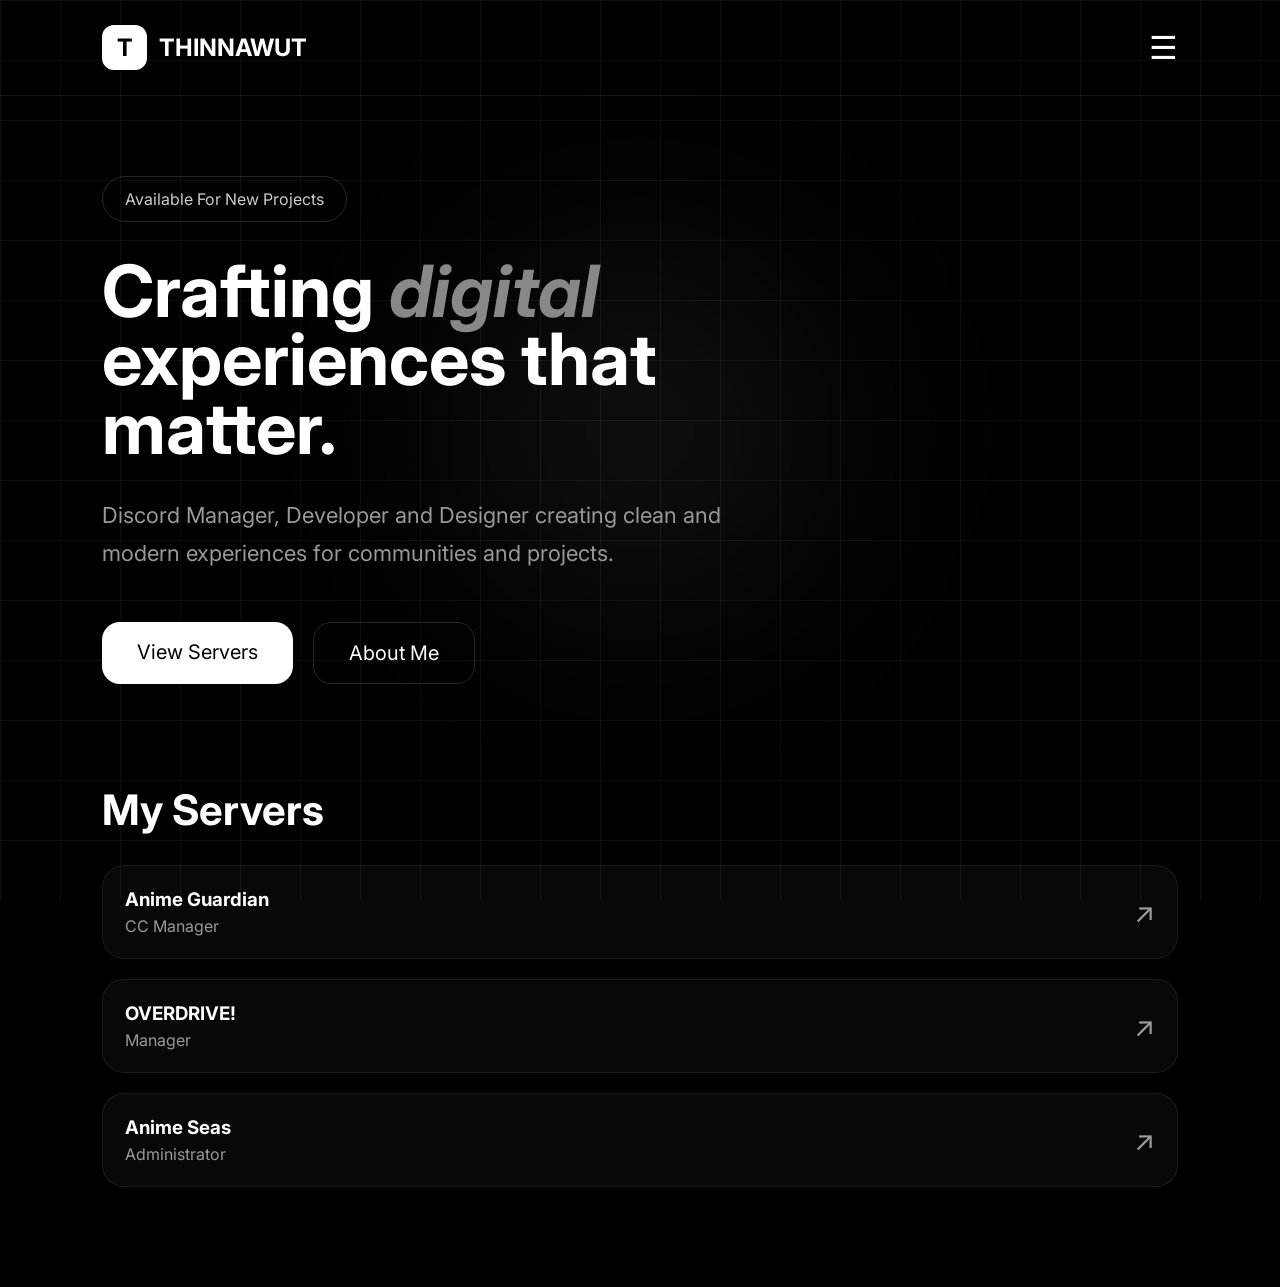
<file: index.html>
<!DOCTYPE html>
<html lang="en">
<head>
  <meta charset="UTF-8">
  <meta name="viewport" content="width=device-width, initial-scale=1.0">

  <title>Portfolio</title>

  <link rel="stylesheet" href="style.css">

  <link rel="preconnect" href="https://fonts.googleapis.com">
  <link href="https://fonts.googleapis.com/css2?family=Inter:wght@300;400;500;700;900&display=swap" rel="stylesheet">

</head>
<body>

<header>

  <div class="logo">

    <div class="logo-box">
      T
    </div>

    THINNAWUT

  </div>

  <div class="menu-btn" onclick="toggleMenu()">
    ☰
  </div>

</header>

<div class="mobile-menu" id="mobileMenu">

  <a href="index.html">Home</a>

  <a href="#servers">Projects</a>

  <a href="about.html">About Me</a>

  <a href="contact.html">Contact</a>

</div>

<section class="hero">

  <div class="badge">
    Available For New Projects
  </div>

  <h1>
    Crafting
    <span>digital</span>
    experiences
    that matter.
  </h1>

  <p class="desc">
    Discord Manager, Developer and Designer creating clean and modern experiences for communities and projects.
  </p>

  <div class="buttons">

    <a href="#servers" class="btn primary">
      View Servers
    </a>

    <a href="about.html" class="btn secondary">
      About Me
    </a>

  </div>

</section>

<section class="servers" id="servers">

  <h2 class="title">
    My Servers
  </h2>

  <a href="#" class="server-card">

    <div>
      <h3>Anime Guardian</h3>
      <p>CC Manager</p>
    </div>

    <div class="arrow">↗</div>

  </a>

  <a href="#" class="server-card">

    <div>
      <h3>OVERDRIVE!</h3>
      <p>Manager</p>
    </div>

    <div class="arrow">↗</div>

  </a>

  <a href="#" class="server-card">

    <div>
      <h3>Anime Seas</h3>
      <p>Administrator</p>
    </div>

    <div class="arrow">↗</div>

  </a>

</section>

<script src="script.js"></script>

</body>
</html>
</file>
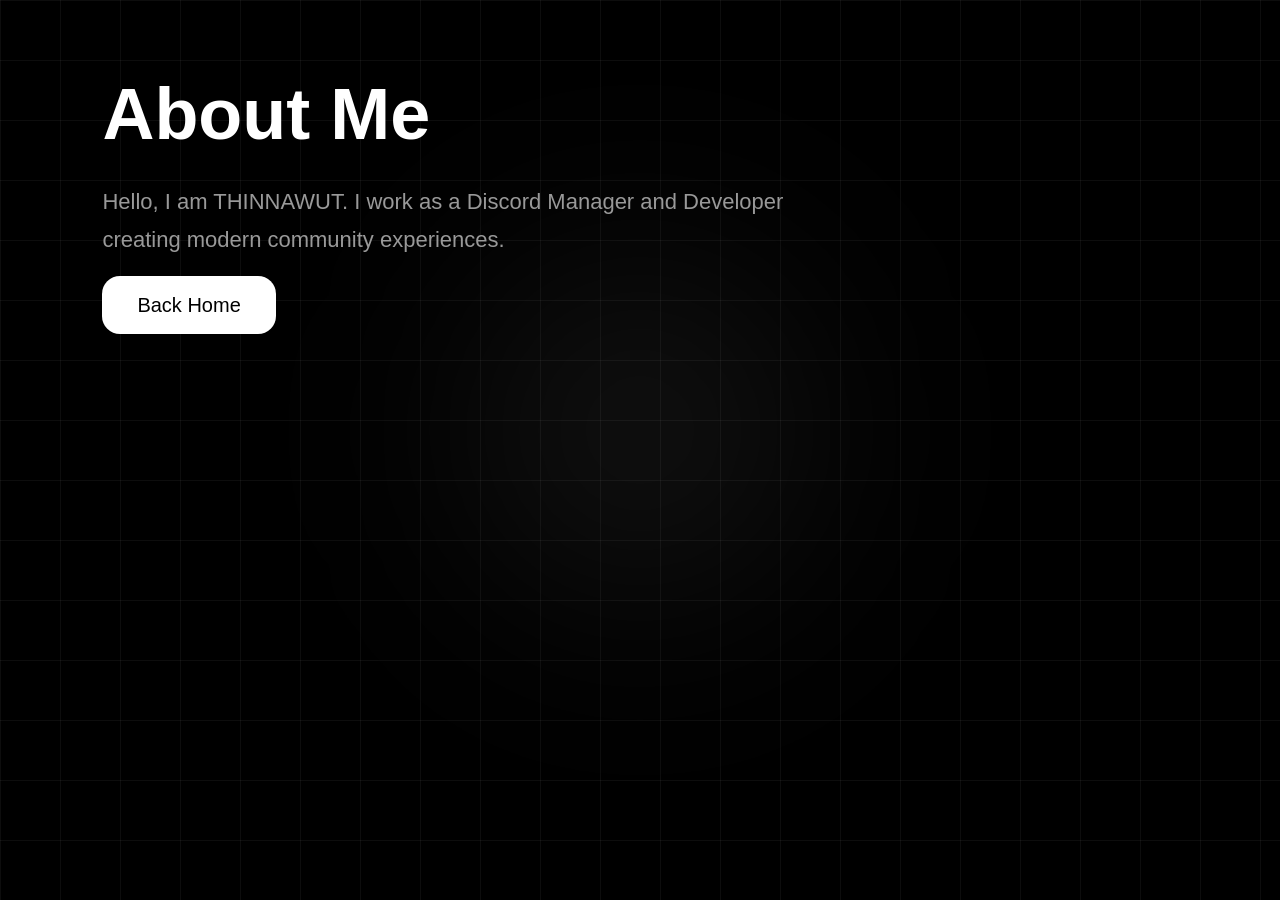
<file: about.html>
<!DOCTYPE html>
<html>
<head>

<title>About Me</title>

<link rel="stylesheet" href="style.css">

</head>
<body>

<section class="hero">

<h1>About Me</h1>

<p class="desc">

Hello, I am THINNAWUT.

I work as a Discord Manager and Developer creating modern community experiences.

</p>

<br><br>

<a href="index.html" class="btn primary">
Back Home
</a>

</section>

</body>
</html>
</file>
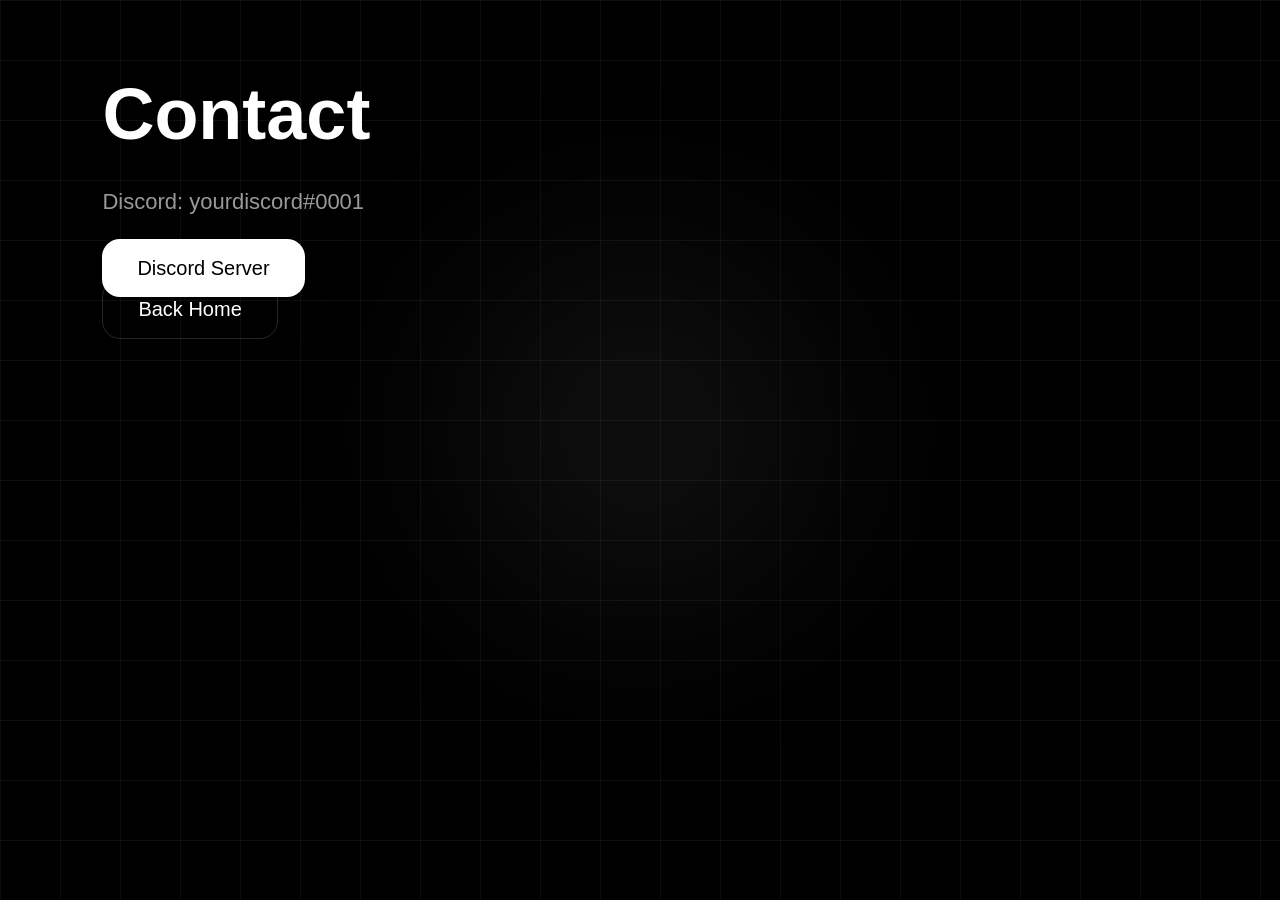
<file: contact.html>
<!DOCTYPE html>
<html>
<head>

<title>Contact</title>

<link rel="stylesheet" href="style.css">

</head>
<body>

<section class="hero">

<h1>Contact</h1>

<p class="desc">

Discord:
yourdiscord#0001

</p>

<br><br>

<a href="https://discord.gg/YOURLINK" class="btn primary">
Discord Server
</a>

<br><br>

<a href="index.html" class="btn secondary">
Back Home
</a>

</section>

</body>
</html>
</file>
<file: style.css>
*{
  margin:0;
  padding:0;
  box-sizing:border-box;
  font-family:'Inter',sans-serif;
}

body{
  background:#000;
  color:white;
  overflow-x:hidden;
}

body::before{
  content:"";
  position:fixed;
  width:100%;
  height:100%;

  background:
  linear-gradient(rgba(255,255,255,0.05) 1px, transparent 1px),
  linear-gradient(90deg, rgba(255,255,255,0.05) 1px, transparent 1px);

  background-size:60px 60px;

  z-index:-2;
}

body::after{
  content:"";
  position:fixed;

  width:500px;
  height:500px;

  background:radial-gradient(circle, rgba(255,255,255,0.1), transparent 70%);

  filter:blur(100px);

  top:20%;
  left:50%;

  transform:translateX(-50%);

  z-index:-1;
}

header{
  display:flex;
  justify-content:space-between;
  align-items:center;

  padding:25px 8%;

  border-bottom:1px solid rgba(255,255,255,0.08);
}

.logo{
  display:flex;
  align-items:center;
  gap:12px;

  font-size:24px;
  font-weight:700;
}

.logo-box{
  width:45px;
  height:45px;

  background:white;
  color:black;

  display:flex;
  justify-content:center;
  align-items:center;

  border-radius:12px;
}

.menu-btn{
  font-size:32px;
  cursor:pointer;
}

.mobile-menu{
  position:fixed;

  top:0;
  right:-100%;

  width:260px;
  height:100vh;

  background:#050505;

  border-left:1px solid rgba(255,255,255,0.08);

  padding:100px 30px;

  display:flex;
  flex-direction:column;
  gap:25px;

  transition:0.4s;

  z-index:999;
}

.mobile-menu.active{
  right:0;
}

.mobile-menu a{
  color:white;
  text-decoration:none;

  font-size:24px;
  font-weight:600;
}

.hero{
  padding:80px 8%;
}

.badge{
  display:inline-block;

  padding:12px 22px;

  border:1px solid rgba(255,255,255,0.15);

  border-radius:999px;

  margin-bottom:35px;

  color:#ccc;
}

.hero h1{
  font-size:72px;
  line-height:0.95;

  max-width:700px;
}

.hero h1 span{
  color:#888;
  font-style:italic;
}

.desc{
  margin-top:35px;

  color:#999;

  font-size:22px;
  line-height:1.7;

  max-width:700px;
}

.buttons{
  display:flex;
  gap:20px;

  margin-top:50px;

  flex-wrap:wrap;
}

.btn{
  padding:18px 35px;

  border-radius:18px;

  text-decoration:none;

  font-size:20px;

  transition:0.3s;
}

.primary{
  background:white;
  color:black;
}

.secondary{
  border:1px solid rgba(255,255,255,0.15);
  color:white;
}

.servers{
  padding:20px 8% 80px;
}

.title{
  font-size:42px;
  margin-bottom:30px;
}

.server-card{
  display:flex;
  justify-content:space-between;
  align-items:center;

  background:rgba(255,255,255,0.03);

  border:1px solid rgba(255,255,255,0.08);

  padding:22px;

  border-radius:22px;

  margin-bottom:20px;

  text-decoration:none;

  color:white;
}

.server-card p{
  color:#999;
  margin-top:5px;
}

.arrow{
  font-size:28px;
  opacity:0.6;
}
</file>
